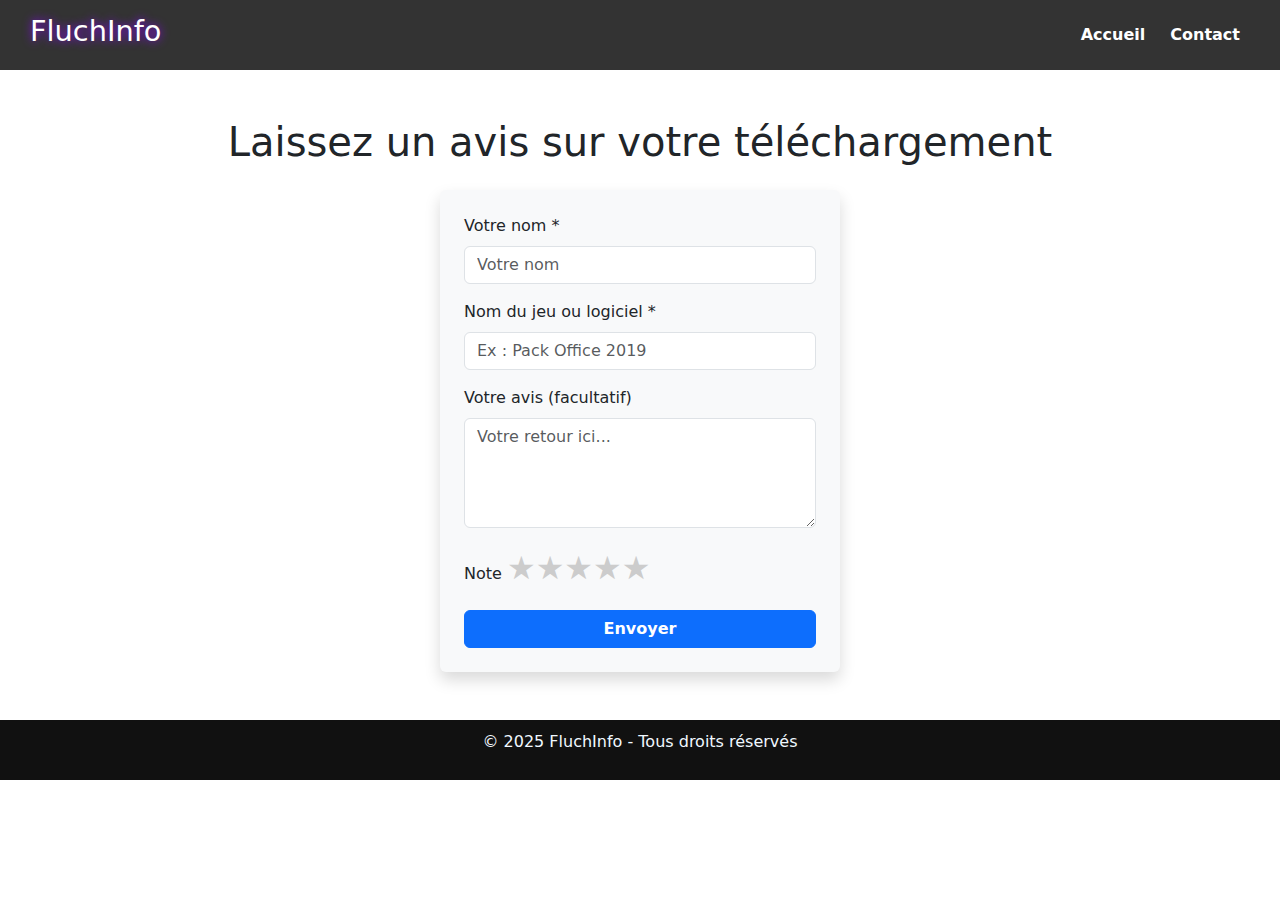
<file: avis.html>
<!DOCTYPE html>
<html lang="fr">
<head>
    <meta charset="UTF-8">
    <meta name="viewport" content="width=device-width, initial-scale=1.0">
    <title>FluchInfo - Donner un avis</title>
    <link rel="stylesheet" href="contact.css">
    <link rel="stylesheet" href="https://cdn.jsdelivr.net/npm/bootstrap@5.3.0/dist/css/bootstrap.min.css">
    <style>
        .star-rating {
            direction: rtl;
            display: inline-flex;
            justify-content: center;
        }
        .star-rating input[type="radio"] {
            display: none;
        }
        .star-rating label {
            font-size: 2rem;
            color: #ccc;
            cursor: pointer;
        }
        .star-rating input[type="radio"]:checked ~ label,
        .star-rating label:hover,
        .star-rating label:hover ~ label {
            color: gold;
        }
    </style>
</head>

<body>
    <header class="petit-head">
        <h1>FluchInfo</h1>
        <nav>
            <a href="home.html">Accueil</a>
            <a href="contact.html">Contact</a>
        </nav>
    </header>

    <div class="container mt-5 mb-5">
        <h1 class="text-center mb-4">Laissez un avis sur votre téléchargement</h1>
        <form action="https://formspree.io/f/xwplyyoa" method="POST" id="review-form" class="bg-light p-4 rounded shadow">

            <div class="mb-3">
                <label for="name" class="form-label">Votre nom *</label>
                <input type="text" name="name" id="name" class="form-control" placeholder="Votre nom" required>
            </div>

            <div class="mb-3">
                <label for="software" class="form-label">Nom du jeu ou logiciel *</label>
                <input type="text" name="software" id="software" class="form-control" placeholder="Ex : Pack Office 2019" required>
            </div>

            <div class="mb-3">
                <label for="message" class="form-label">Votre avis (facultatif)</label>
                <textarea name="message" id="message" class="form-control" placeholder="Votre retour ici..." rows="4"></textarea>
            </div>

            <div class="mb-3">
                <label class="form-label">Note</label>
                <div class="star-rating">
                    <input type="radio" name="note" id="star5" value="5" required><label for="star5">&#9733;</label>
                    <input type="radio" name="note" id="star4" value="4"><label for="star4">&#9733;</label>
                    <input type="radio" name="note" id="star3" value="3"><label for="star3">&#9733;</label>
                    <input type="radio" name="note" id="star2" value="2"><label for="star2">&#9733;</label>
                    <input type="radio" name="note" id="star1" value="1"><label for="star1">&#9733;</label>
                </div>
            </div>

            <!-- Anti-bot invisible -->
            <input type="text" name="_gotcha" style="display: none">

            <button type="submit" class="btn btn-primary fw-bold">Envoyer</button>
        </form>
    </div>

    <footer class="footer text-center mt-5">
        <p>&copy; 2025 FluchInfo - Tous droits réservés</p>
    </footer>
</body>
</html>
</file>
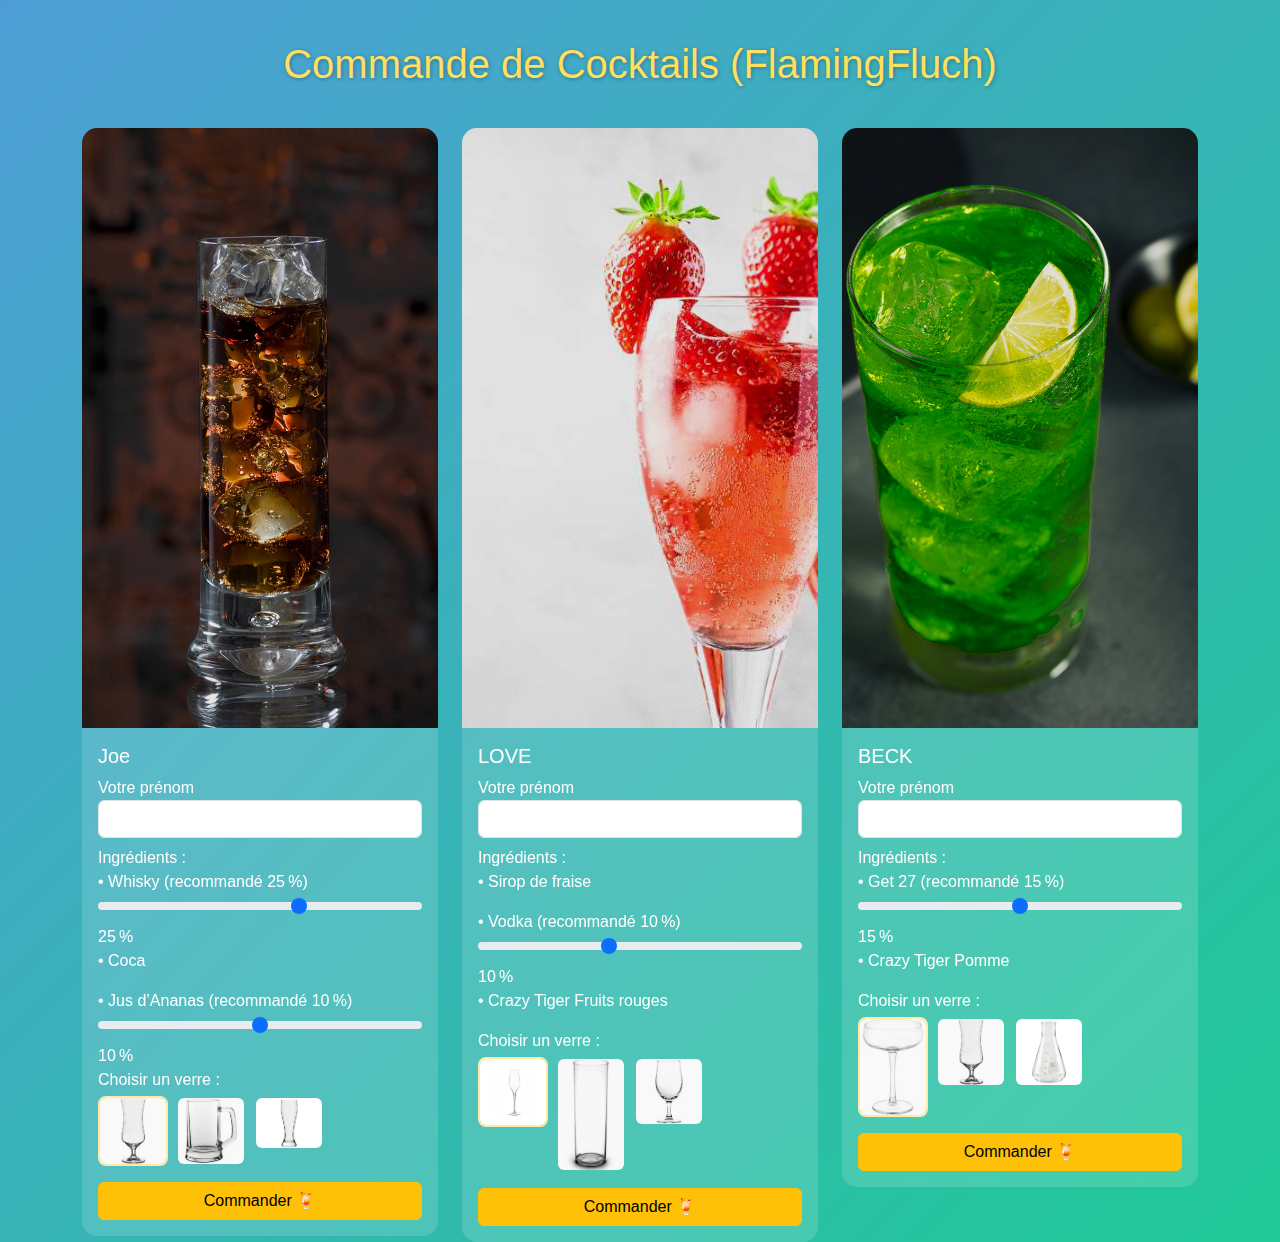
<file: coktails.html>
<!DOCTYPE html>
<html lang="fr">
<head>
  <meta charset="UTF-8" />
  <meta name="viewport" content="width=device-width, initial-scale=1" />
  <title>Commande Cocktails</title>
  <link href="https://cdn.jsdelivr.net/npm/bootstrap@5.3.0/dist/css/bootstrap.min.css" rel="stylesheet">
  <style>
    body {
      background: linear-gradient(135deg, #4e9ed6, #20c997);
      font-family: 'Segoe UI', sans-serif;
      color: #fff;
    }
    h1 {
      text-align: center;
      margin: 40px 0;
      color: #ffdf5d;
      text-shadow: 1px 1px 4px rgba(0,0,0,0.3);
    }
    .card {
      background: rgba(255,255,255,0.15);
      backdrop-filter: blur(8px);
      border: none;
      border-radius: 15px;
      overflow: hidden;
      transition: 0.3s;
      color: white;
    }
    .card:hover { transform: translateY(-5px); box-shadow: 0 10px 20px rgba(0,0,0,0.3); }
    .card-img-top {
      height: 600px;
      object-fit: cover;
      filter: brightness(0.9);
    }
    .verre-grid img {
      width: 70px;
      height: auto;
      cursor: pointer;
      border: 2px solid transparent;
      border-radius: 8px;
    }
    .verre-grid input[type="radio"] { display: none; }
    .verre-grid input[type="radio"]:checked + img { border-color: #ffeaa7; }
    label, p, span { color: #fff; }
    .form-range { margin-bottom: 5px; }
  </style>
</head>
<body>
  <h1>Commande de Cocktails (FlamingFluch) </h1>
  <div class="container">
    <div class="row g-4">

      <!-- Cocktail : Joe -->
      <div class="col-md-4">
        <div class="card">
          <img src="IMG/CKT/coka.jpg" class="card-img-top" alt="Joe">
          <div class="card-body">
            <h5 class="card-title">Joe</h5>
            <form action="https://formspree.io/f/xwplyyoa" method="POST">
              <input type="hidden" name="subject" value="Commande de Joe">
              <div class="mb-2">
                <label for="prenom-joe">Votre prénom</label>
                <input type="text" class="form-control" id="prenom-joe" name="name" required>
              </div>
              <label>Ingrédients :</label><br>
              <label for="whisky-joe">• Whisky (recommandé 25 %)</label>
              <input type="range" class="form-range" id="whisky-joe" name="Whisky" min="0" max="40" value="25">
              <span>25 %</span><br>
              <p>• Coca</p>
              <label for="ananas-joe">• Jus d’Ananas (recommandé 10 %)</label>
              <input type="range" class="form-range" id="ananas-joe" name="Jus d’Ananas" min="0" max="20" value="10">
              <span>10 %</span><br>
              <label>Choisir un verre :</label>
              <div class="verre-grid d-flex gap-2 mt-1">
                <label><input type="radio" name="Verre" value="0" checked><img src="IMG/CKT/bizzare.webp" alt="Tumbler"></label>
                <label><input type="radio" name="Verre" value="1"><img src="IMG/CKT/chope.webp" alt="Martini"></label>
                <label><input type="radio" name="Verre" value="2"><img src="IMG/CKT/bierre.jpg" alt="Highball"></label>
              </div>
              <input type="text" name="_gotcha" style="display:none">
              <button type="submit" class="btn btn-warning w-100 mt-3">Commander 🍹</button>
            </form>
          </div>
        </div>
      </div>

      <!-- Cocktail : LOVE -->
      <div class="col-md-4">
        <div class="card">
          <img src="IMG/CKT/Amour fruité.jpg" class="card-img-top" alt="LOVE">
          <div class="card-body">
            <h5 class="card-title">LOVE</h5>
            <form action="https://formspree.io/f/xwplyyoa" method="POST">
              <input type="hidden" name="subject" value="Commande de LOVE">
              <div class="mb-2">
                <label for="prenom-love">Votre prénom</label>
                <input type="text" class="form-control" id="prenom-love" name="name" required>
              </div>
              <label>Ingrédients :</label><br>
              <p>• Sirop de fraise</p>
              <label for="vodka-love">• Vodka (recommandé 10 %)</label>
              <input type="range" class="form-range" id="vodka-love" name="Vodka" min="0" max="25" value="10">
              <span>10 %</span><br>
              <p>• Crazy Tiger Fruits rouges</p>
              <label>Choisir un verre :</label>
              <div class="verre-grid d-flex gap-2 mt-1">
                <label><input type="radio" name="Verre" value="Tumbler" checked><img src="IMG/CKT/flute.jpg" alt="Tumbler"></label>
                <label><input type="radio" name="Verre" value="Martini"><img src="IMG/CKT/long.webp" alt="Martini"></label>
                <label><input type="radio" name="Verre" value="Highball"><img src="IMG/CKT/pied.webp" alt="Highball"></label>
              </div>
              <input type="text" name="_gotcha" style="display:none">
              <button type="submit" class="btn btn-warning w-100 mt-3">Commander 🍹</button>
            </form>
          </div>
        </div>
      </div>

      <!-- Cocktail : BECK -->
      <div class="col-md-4">
        <div class="card">
          <img src="IMG/CKT/Slime.jpg" class="card-img-top" alt="BECK">
          <div class="card-body">
            <h5 class="card-title">BECK</h5>
            <form action="https://formspree.io/f/xwplyyoa" method="POST">
              <input type="hidden" name="subject" value="Commande de BECK">
              <div class="mb-2">
                <label for="prenom-beck">Votre prénom</label>
                <input type="text" class="form-control" id="prenom-beck" name="name" required>
              </div>
              <label>Ingrédients :</label><br>
              <label for="get27-beck">• Get 27 (recommandé 15 %)</label>
              <input type="range" class="form-range" id="get27-beck" name="Get27" min="0" max="30" value="15">
              <span>15 %</span><br>
              <p>• Crazy Tiger Pomme</p>
              <label>Choisir un verre :</label>
              <div class="verre-grid d-flex gap-2 mt-1">
                <label><input type="radio" name="Verre" value="Tumbler" checked><img src="IMG/CKT/rond.webp" alt="Tumbler"></label>
                <label><input type="radio" name="Verre" value="Martini"><img src="IMG/CKT/bizzare.webp" alt="Martini"></label>
                <label><input type="radio" name="Verre" value="Highball"><img src="IMG/CKT/erlen.jpg" alt="Highball"></label>
              </div>
              <input type="text" name="_gotcha" style="display:none">
              <button type="submit" class="btn btn-warning w-100 mt-3">Commander 🍹</button>
            </form>
          </div>
        </div>
      </div>

    </div>
  </div>

  <script>
    document.addEventListener("input", e => {
      if (e.target.type === "range") {
        e.target.nextElementSibling.textContent = e.target.value + "%";
      }
    });
  </script>
</body>
</html>
</file>
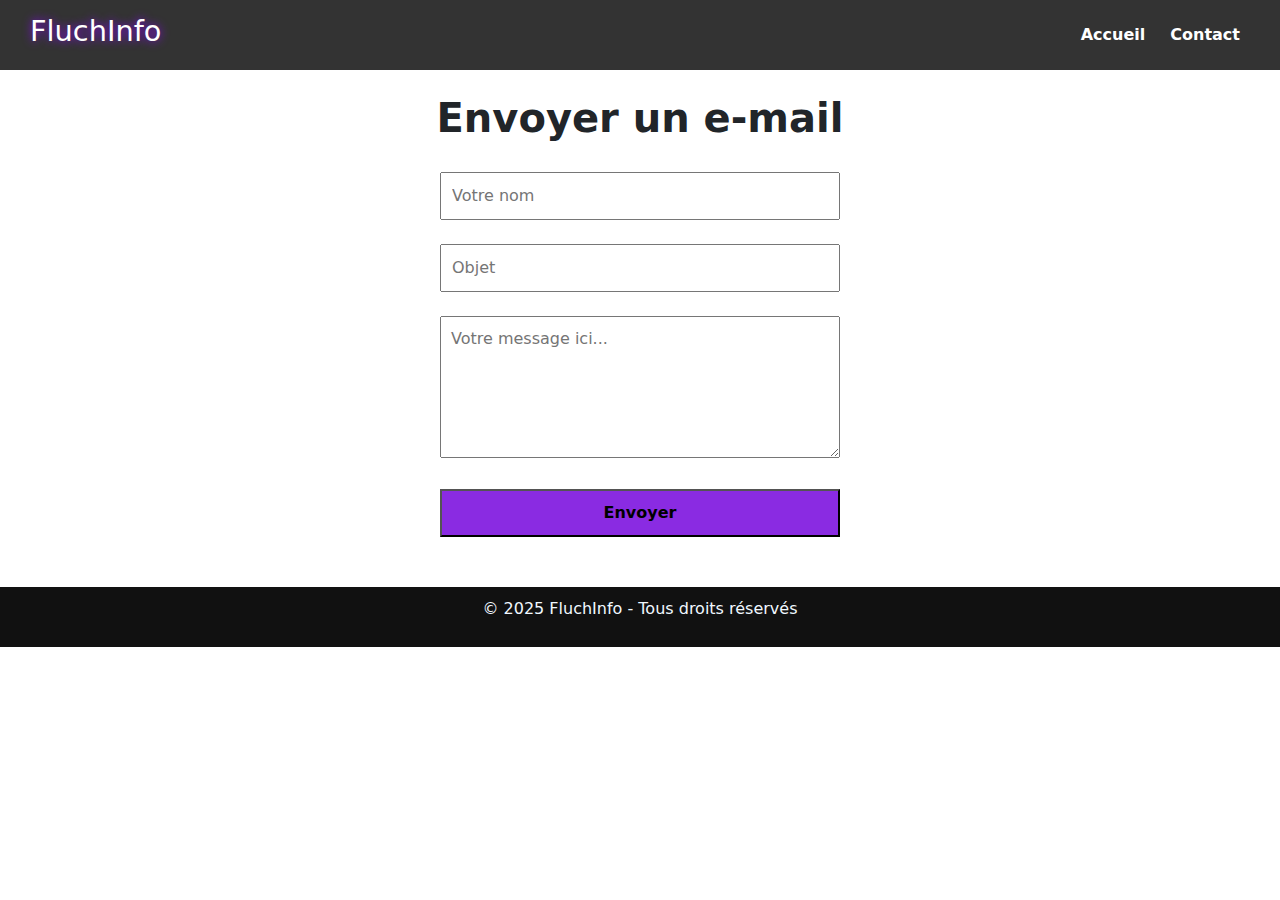
<file: contact.html>
<!DOCTYPE html>
<html lang="fr">
<head>
    <meta charset="UTF-8">
    <meta name="viewport" content="width=device-width, initial-scale=1.0">
    <title>FluchInfo - Robotique</title>
    <link rel="stylesheet" href="contact.css">
    <link rel="stylesheet" href="https://cdn.jsdelivr.net/npm/bootstrap@5.3.0/dist/css/bootstrap.min.css">
    <script src="contact.js"></script>
</head>

<body>
    <header class="petit-head">
        <h1>FluchInfo</h1>
        <nav>
            <a href="home.html">Accueil</a>
            <a href="contact.html">Contact</a>
        </nav>
    </header>
    <br>
    <h1 style="text-align: center; margin-bottom: 30px; font-weight: bold;">Envoyer un e-mail</h1>
    <form action="https://formspree.io/f/xwplyyoa" method="POST" id="contact-form">
    <input type="text" name="name" placeholder="Votre nom" required><br><br>
    <input type="text" name="subject" placeholder="Objet" required><br><br>
    <textarea name="message" placeholder="Votre message ici..." rows="5" required></textarea><br><br>
    
    <!-- Anti-bot (invisible à l'œil humain) -->
    <input type="text" name="_gotcha" style="display:none">
    
    <button type="submit" style="background-color: blueviolet; font-weight: bold;">Envoyer</button>
    </form>

    <div id="response-msg"></div>


    <footer class="footer">
        <p>&copy; 2025 FluchInfo - Tous droits réservés</p>
    </footer>
</body>
</html>
</file>
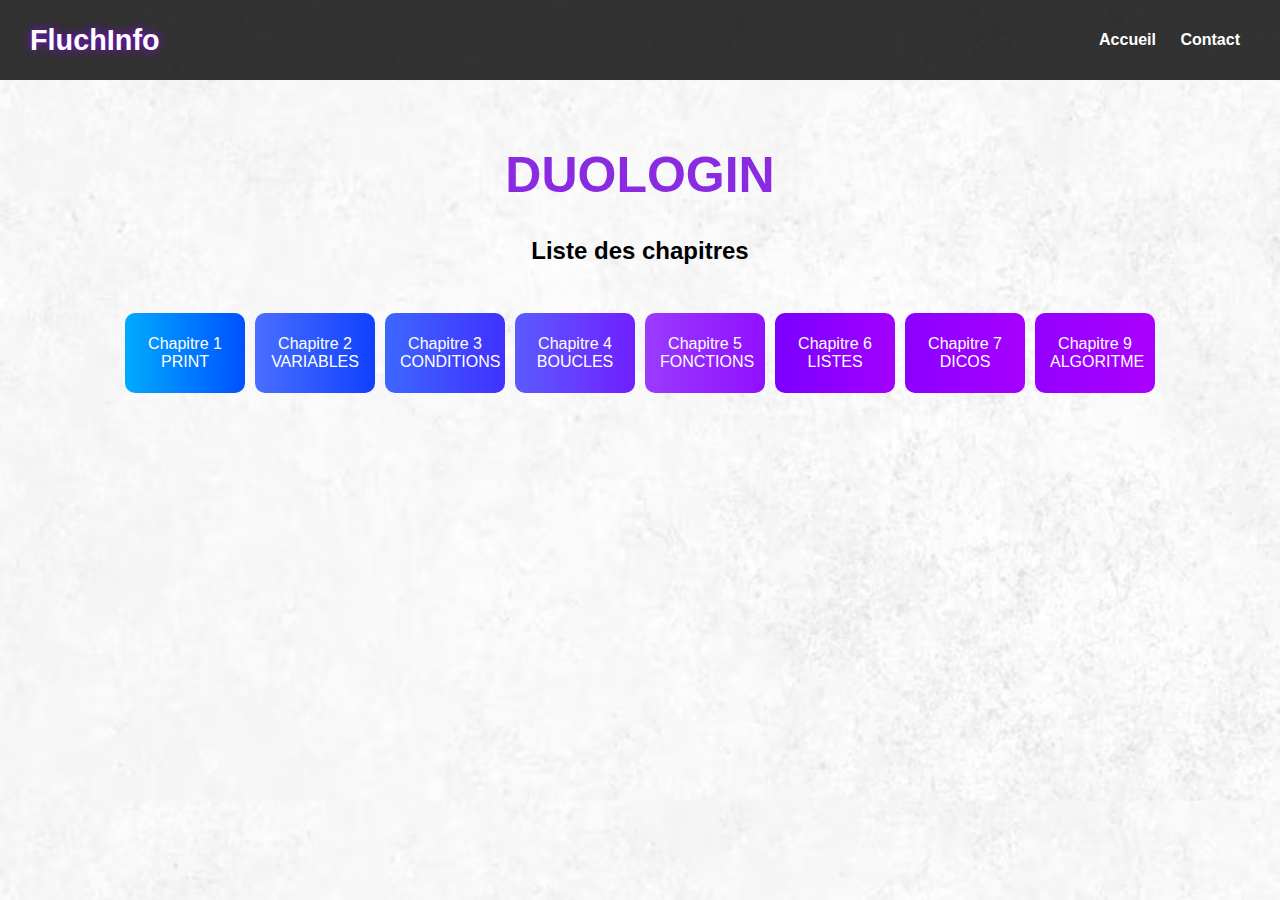
<file: DuoLogin.html>
<!DOCTYPE html>
<html lang="fr">
<head>
    <meta charset="UTF-8">
    <title>Python Adventure 🐍</title>
    <link rel="stylesheet" href="DuoLoginStyle.css">
</head>
<body>

    <header class="petit-head">
        <h1>FluchInfo</h1>
        <nav>
            <a href="home.html">Accueil</a>
            <a href="contact.html">Contact</a>
        </nav>
    </header>

<!-- Écran Map -->
<div id="map-screen">
    <b><h1 style="font-size: 50px; color: blueviolet; top: auto;">DUOLOGIN</h1></b>
    <h2>Liste des chapitres</h2>
    <div id="level-map"></div>
</div>

<!-- Écran Leçon -->
<div id="lesson-screen" style="display: none;">
    <h2 id="lesson-title"></h2>
    <div id="lesson-content"></div>
    <button onclick="startQuestions()">➡️ Commencer les questions</button>
</div>

<!-- Écran Quiz -->
<div id="quiz-screen" style="display: none;">
    <div class="quiz-header">
        <h2 id="quiz-title"></h2>
        <button id="help-btn" onclick="showLesson()">❓</button>
    </div>
    <div id="progress-bar-container">
        <div id="progress-bar"></div>
    </div>    
    <div id="question-title"></div>
    <div id="question-body"></div>
    <div id="puzzel-zone" style="display: none;">
        <div id="puzzel-choices" class="drag-container"></div>
        <div id="puzzel-answer" class="drop-container" ondragover="allowDrop(event)" ondrop="drop(event)"></div>
    </div>    
    <input id="user-input" placeholder="Votre réponse..." />
    <button id="verifier-btn" onclick="valider()">Vérifier</button>
    <p id="feedback"></p>
</div>


<script src="question.js"></script>
<script src="DuoLoginJS.js"></script>
</body>
</html>
</file>
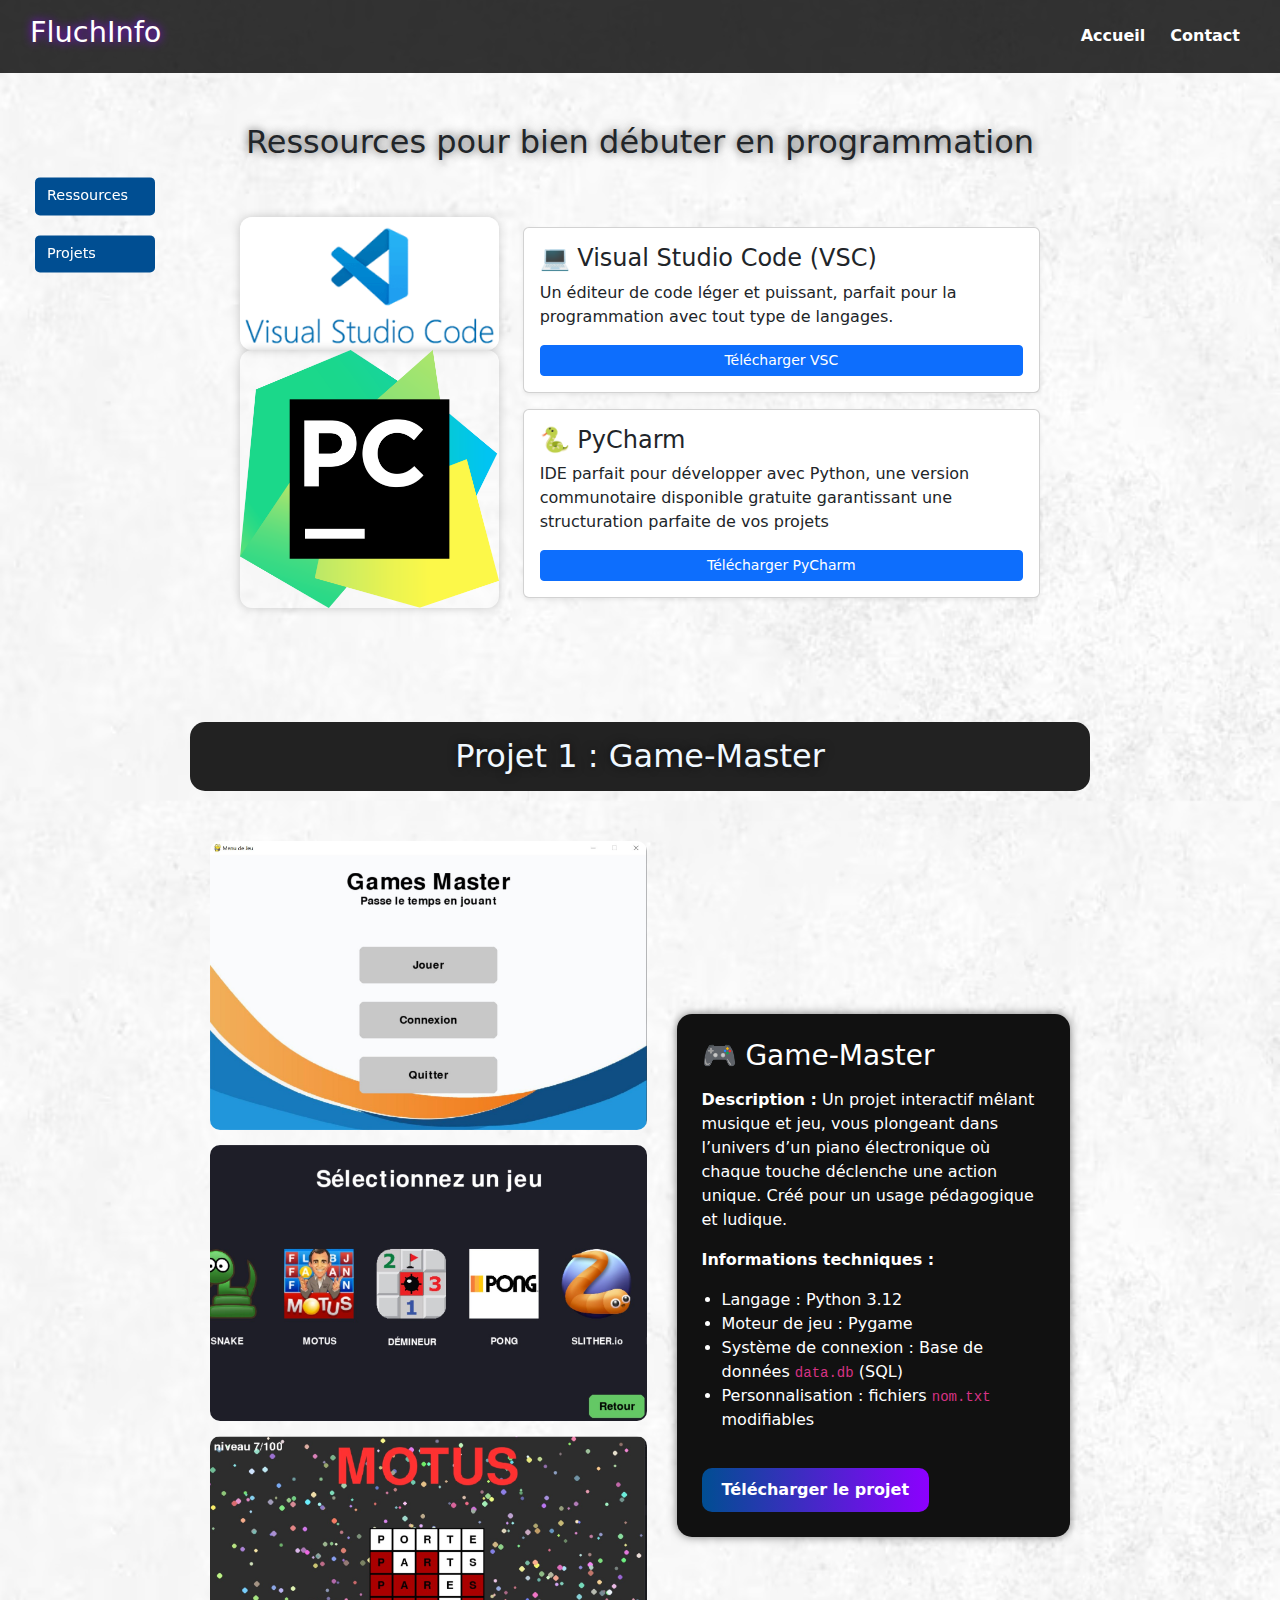
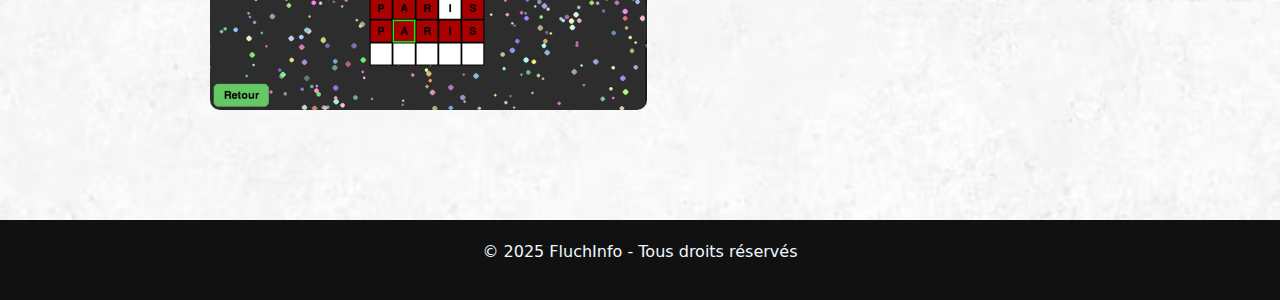
<file: informatique.html>
<!DOCTYPE html>
<html lang="fr">
<head>
    <meta charset="UTF-8">
    <meta name="viewport" content="width=device-width, initial-scale=1.0">
    <title>FluchInfo - Robotique</title>
    <link rel="stylesheet" href="styles_robotique.css">
    <link rel="stylesheet" href="https://cdn.jsdelivr.net/npm/bootstrap@5.3.0/dist/css/bootstrap.min.css">
    <script src="https://cdn.jsdelivr.net/npm/bootstrap@5.3.0/dist/js/bootstrap.bundle.min.js" defer></script>
</head>
<body>

<style>
.quick-nav {
    display: flex;
    gap: 10px;
}
.dropdown {
    position: relative;
}
.dropdown-content {
    display: none;
    position: absolute;
    background-color: #f9f9f9;
    box-shadow: 0px 8px 16px rgba(0,0,0,0.2);
    z-index: 1;
    min-width: 150px;
}
.dropdown-content button {
    display: block;
    width: 100%;
    border: none;
    background: none;
    padding: 10px;
    text-align: left;
    cursor: pointer;
}
.dropdown-content button:hover {
    background-color: #ddd;
}
.dropdown:hover .dropdown-content {
    display: block;
}
</style>
    <header class="petit-head">
        <h1>FluchInfo</h1>
        <nav>
            <a href="home.html">Accueil</a>
            <a href="contact.html">Contact</a>
        </nav>
    </header>

    <section class="quick-nav">
        <button onclick="scrollToSection('Ressources')">Ressources</button>
        <div class="dropdown">
            <button onclick="toggleDropdown()">Projets</button>
            <div class="dropdown-content" id="projectsDropdown">
                <button onclick="scrollToSection('projet_1')">Projet 1</button>
                <button onclick="scrollToSection('projet_2')">Projet 2</button>
                <button onclick="scrollToSection('projet_3')">Projet 3</button>
            </div>
        </div>
    </section>

    <style>
        .quick-nav {
            display: flex;
            flex-direction: column;
            position: fixed;
            top: 25%;
            left: 10px;
            transform: translateY(-50%);
            gap: 10px;
            z-index: 1000;
        }
        .quick-nav button {
            background: #004e92;
            color: white;
            border: none;
            padding: 8px 12px;
            font-size: 0.9rem;
            cursor: pointer;
            transition: 0.3s;
            border-radius: 5px;
            width: 120px;
            text-align: left;
        }
        .quick-nav button:hover {
            background: #8d00ff;
        }
        .dropdown {
            position: relative;
        }
        .dropdown-content {
            display: none;
            position: absolute;
            top: -46;
            right: 2;
            background-color: #222;
            box-shadow: 0px 4px 8px rgba(0,0,0,0.2);
            z-index: 1;
            min-width: 120px;
            border-radius: 5px;
        }
        .dropdown-content button {
            display: block;
            width: 90%;
            border: none;
            background: none;
            padding: 8px;
            text-align: left;
            cursor: pointer;
            color: white;
            font-size: 0.9rem;
        }
        .dropdown-content button:hover {
            background-color: #444;
        }
        .dropdown:hover .dropdown-content {
            display: block;
        }
    </style>

    <section id="Ressources" class="content-section">
        <h2>Ressources pour bien débuter en programmation</h2>
        <br>
        <br>
        <div class="d-flex flex-wrap align-items-center gap-4">
            <!-- Image à gauche -->
            <div style="flex: 1; min-width: 250px;">
                <img src="IMG/vsc.png" alt="logo" style="width: 100%; border-radius: 12px; box-shadow: 0 0 10px rgba(0,0,0,0.2);">
                <img src="IMG/PyCharm_Icon.svg.png" alt="Arduino Starter Kit" style="width: 100%; border-radius: 12px; box-shadow: 0 0 10px rgba(0,0,0,0.2);">
            </div>

            <!-- Cartes de ressources à droite -->
            <div class="resource-cards" style="flex: 2; min-width: 300px; display: grid; gap: 1rem;">
                <!-- Télécharger VSC -->
                <div class="card p-3 shadow-sm rounded">
                    <h4>💻 Visual Studio Code (VSC)</h4>
                    <p>Un éditeur de code léger et puissant, parfait pour la programmation avec tout type de langages.</p>
                    <a href="https://code.visualstudio.com/" target="_blank" class="btn btn-primary btn-sm">Télécharger VSC</a>
                </div>

                <!-- Télécharger PyCharm -->
                <div class="card p-3 shadow-sm rounded">
                    <h4>🐍 PyCharm</h4>
                    <p>IDE parfait pour développer avec Python, une version communotaire disponible gratuite garantissant une structuration parfaite de vos projets</p>
                    <a href="https://www.jetbrains.com/pycharm/" target="_blank" class="btn btn-primary btn-sm">Télécharger PyCharm</a>
                </div>

            </div>
        </div>
    </section>
    <br>
    <section id="projet_1" class="content-section" style="padding: 40px 0;">
        <h2 style="background-color: #222; color: aliceblue; text-align: center; border-radius: 15px; padding: 15px;">
            Projet 1 : Game-Master
        </h2>
    
        <div class="project" style="display: flex; flex-wrap: wrap; gap: 30px; margin-top: 30px;">
            
            <!-- Images du projet -->
            <div class="project-image" style="flex: 1 1 50%;">
                <img src="IMG/GM1.jpg" class="d-block w-100" alt="Electro-Piano Image 1" style="border-radius: 10px; margin-bottom: 15px;">
                <img src="IMG/GM2.jpg" class="d-block w-100" alt="Electro-Piano Image 2" style="border-radius: 10px; margin-bottom: 15px;">
                <img src="IMG/GM3.jpg" class="d-block w-100" alt="Electro-Piano Image 3" style="border-radius: 10px;">
            </div>
    
            <!-- Informations du projet -->
            <div class="project-info" style="flex: 1 1 45%; background-color: #111; color: white; padding: 25px; border-radius: 15px; box-shadow: 0 0 10px rgba(0,0,0,0.5);">
                <h3 style="margin-bottom: 15px;">🎮 Game-Master</h3>
    
                <p><strong>Description :</strong> Un projet interactif mêlant musique et jeu, vous plongeant dans l’univers d’un piano électronique où chaque touche déclenche une action unique. Créé pour un usage pédagogique et ludique.</p>
                
                <p><strong>Informations techniques :</strong></p>
                <ul style="list-style-type: disc; padding-left: 20px;">
                    <li>Langage : Python 3.12</li>
                    <li>Moteur de jeu : Pygame</li>
                    <li>Système de connexion : Base de données <code>data.db</code> (SQL)</li>
                    <li>Personnalisation : fichiers <code>nom.txt</code> modifiables</li>
                </ul>
    
                <a href="#" onclick='alert("Projet pas disponible, réclamez-le dans la section contact.")';" class="btn-download" style="display: inline-block; margin-top: 20px; background-color: #5c00b3; color: white; padding: 10px 20px; border-radius: 10px; text-decoration: none; transition: background-color 0.3s ease;">
                    Télécharger le projet
                </a>
            </div>
        </div>
    </section>

    <footer class="footer">
        <p>&copy; 2025 FluchInfo - Tous droits réservés</p>
    </footer>

    <script>
        function scrollToSection(id) {
            document.getElementById(id).scrollIntoView({ behavior: 'smooth' });
        }
    </script>

</body>
</html>
</file>
<file: contact.css>
.petit-head {
    background: rgba(0, 0, 0, 0.8);
    padding: 15px 30px;
    display: flex;
    justify-content: space-between;
    align-items: center;
    color: white;
    height: 70px;
}

.petit-head h1 {
    font-size: 1.8rem;
    text-shadow: 0 0 10px #8d00ff;
}

.petit-head nav a {
    color: white;
    text-decoration: none;
    margin: 0 10px;
    font-weight: bold;
    transition: 0.3s;
}

.petit-head nav a:hover {
    color: #8d00ff;
}

form {
    max-width: 400px;
    margin: auto;
  }
  
  input, textarea, button {
    width: 100%;
    padding: 10px;
    font-size: 1rem;
    margin-bottom: 10px;
  }
  
.body {
    background-image: url(IMG/whitebg.png);
}

.footer {
    background: #111;
    text-align: center;
    padding: 10px;
    color: aliceblue;
    margin-top: 50px;
}
</file>
<file: DuoLoginStyle.css>
body {
    font-family: 'Segoe UI', sans-serif;
    background: #f4f4f4;
    margin: 0;
    padding: 0;
    background-image: url('IMG/whitebg.png');
    background-size: 100%; /* Étire l'image pour couvrir toute la surface */
}

h1, h2 {
    text-align: center;
}

#map-screen, #lesson-screen, #quiz-screen {
    padding: 2rem;
}

#level-map {
    display: flex;
    flex-wrap: wrap;
    gap: 10px;
    justify-content: center;
    margin-top: 2rem;
}

.level-button {
    background: linear-gradient(to right, #FF5733, #33FF57); /* Dégradé de base */
    color: white;
    border: none;
    padding: 15px;
    font-size: 1rem;
    border-radius: 10px;
    cursor: pointer;
    width: 120px;
    height: 80px;
    transition: background 0.3s ease; /* Pour des transitions douces */
}
.level-button:nth-child(1) {
    background: linear-gradient(to right, #00aaff, #0051ff);
}

.level-button:nth-child(2) {
    background: linear-gradient(to right, #4a6eff, #1041ff);
}

.level-button:nth-child(3) {
    background: linear-gradient(to right, #3e67ff, #4031ff);
}

.level-button:nth-child(4) {
    background: linear-gradient(to right, #5b5bff, #7020ff);
}

.level-button:nth-child(5) {
    background: linear-gradient(to right, #9a3bff, #9010ff);
}

.level-button:nth-child(6) {
    background: linear-gradient(to right, #7a00ff, #a200ff);
}

.level-button:nth-child(7) {
    background: linear-gradient(to right, #8b00ff, #a600ff);
}

.level-button:nth-child(8) {
    background: linear-gradient(to right, #9400ff, #aa00ff);
}

.level-button:nth-child(9) {
    background: linear-gradient(to right, #9b00ff, #ae00ff);
}


#lesson-screen {
    background-color: #d0ebff;
    min-height: 100vh;
    display: flex;
    flex-direction: column;
    align-items: center;
}

#lesson-content {
    max-width: 600px;
    background: white;
    padding: 1rem;
    margin: 1rem;
    border-left: 6px solid #2196F3;
    white-space: pre-wrap;
}

.quiz-header {
    display: flex;
    justify-content: space-between;
    align-items: center;
}

#question-body, #question-title {
    margin: 1rem 0;
}

input {
    width: 100%;
    padding: 10px;
    margin-top: 1rem;
    font-size: 1rem;
}

button {
    padding: 10px 20px;
    margin-top: 1rem;
    font-size: 1rem;
    border: none;
    border-radius: 4px;
    cursor: pointer;
    background-color: #007BFF;
    color: white;
}

#feedback {
    margin-top: 10px;
    font-weight: bold;
}

.drag-container, .drop-container {
    display: flex;
    gap: 10px;
    flex-wrap: wrap;
    margin-top: 1rem;
    padding: 1rem;
    border: 2px dashed #ccc;
    min-height: 40px;
    background-color: #fafafa;
    border-radius: 6px;
}

.draggable {
    padding: 8px 12px;
    background-color: #007BFF;
    color: white;
    border-radius: 4px;
    cursor: grab;
    user-select: none;
}

#lesson-screen, #quiz-screen {
    transition: all 0.3s ease-in-out;
}

#progress-bar-container {
    width: 100%;
    background-color: #e0e0e0;
    height: 20px;
    border-radius: 10px;
    margin-bottom: 20px;
    overflow: hidden;
}

#progress-bar {
    width: 0%;
    height: 100%;
    background-color: #2196F3;
    transition: width 0.3s ease;
}

#bool-zone button {
    margin: 10px;
    font-size: 1rem;
    padding: 10px 20px;
}

.bool-btn.selected {
    background-color: #1976D2;
    color: white;
}

.petit-head {
    background: rgba(0, 0, 0, 0.8);
    padding: 15px 30px;
    display: flex;
    justify-content: space-between;
    align-items: center;
    color: white;
    height: 50px;
}

.petit-head h1 {
    font-size: 1.8rem;
    text-shadow: 0 0 10px #8d00ff;
}

.petit-head nav a {
    color: white;
    text-decoration: none;
    margin: 0 10px;
    font-weight: bold;
    transition: 0.3s;
}

.petit-head nav a:hover {
    color: #8d00ff;
}
</file>
<file: styles_robotique.css>
/* Petit Head */
body {
    background-image: url('IMG/whitebg.png');
    background-size: 100%; /* Étire l'image pour couvrir toute la surface */
}

.petit-head {
    background: rgba(0, 0, 0, 0.8);
    padding: 15px 30px;
    display: flex;
    justify-content: space-between;
    align-items: center;
    color: white;
}

.petit-head h1 {
    font-size: 1.8rem;
    text-shadow: 0 0 10px #8d00ff;
}

.carousel-inner {
    height: 400px; /* hauteur fixe du carrousel */
}

.carousel-inner img {
    height: 100%;          /* remplir toute la hauteur du carrousel */
    width: 100%;           /* s'adapter en largeur */
    object-fit: cover;     /* rogner si nécessaire, sans déformer */
}

.petit-head nav a {
    color: white;
    text-decoration: none;
    margin: 0 10px;
    font-weight: bold;
    transition: 0.3s;
}

.petit-head nav a:hover {
    color: #8d00ff;
}

/* Navigation rapide */
.quick-nav {
    text-align: center;
    padding: 20px;
}

.quick-nav button {
    background: #004e92;
    color: white;
    border: none;
    padding: 10px 20px;
    margin: 5px;
    font-size: 1rem;
    cursor: pointer;
    transition: 0.3s;
}

.quick-nav button:hover {
    background: #8d00ff;
}

/* Sections */
.content-section {
    padding: 50px;
    max-width: 900px;
    margin: auto;
}

.content-section h2 {
    font-size: 2rem;
    text-align: center;
    text-shadow: 0 0 10px rgba(0, 0, 0, 0.7);
}

/* Projets */
.project {
    display: flex;
    align-items: center;
    gap: 20px;
    background: rgba(255, 255, 255, 0.1);
    padding: 20px;
    border-radius: 10px;
}

.project img {
    width: 200px;
    border-radius: 10px;
}

.project-info {
    flex: 1;
}

/* Cours */
.course iframe {
    width: 100%;
    height: 400px;
    border: none;
    margin-top: 10px;
}

/* Bouton téléchargement */
.btn-download {
    display: inline-block;
    padding: 10px 15px;
    background: linear-gradient(90deg, #004e92, #8d00ff);
    color: white;
    text-decoration: none;
    font-weight: bold;
    margin-top: 10px;
    transition: 0.3s;
    border-radius: 5px;
}

.btn-download:hover {
    background: linear-gradient(90deg, #8d00ff, #004e92);
    box-shadow: 0 0 10px #8d00ff;
}

/* Footer */
.footer {
    background: #111;
    text-align: center;
    padding: 20px;
    color: aliceblue;
    margin-top: 50px;
}
</file>
